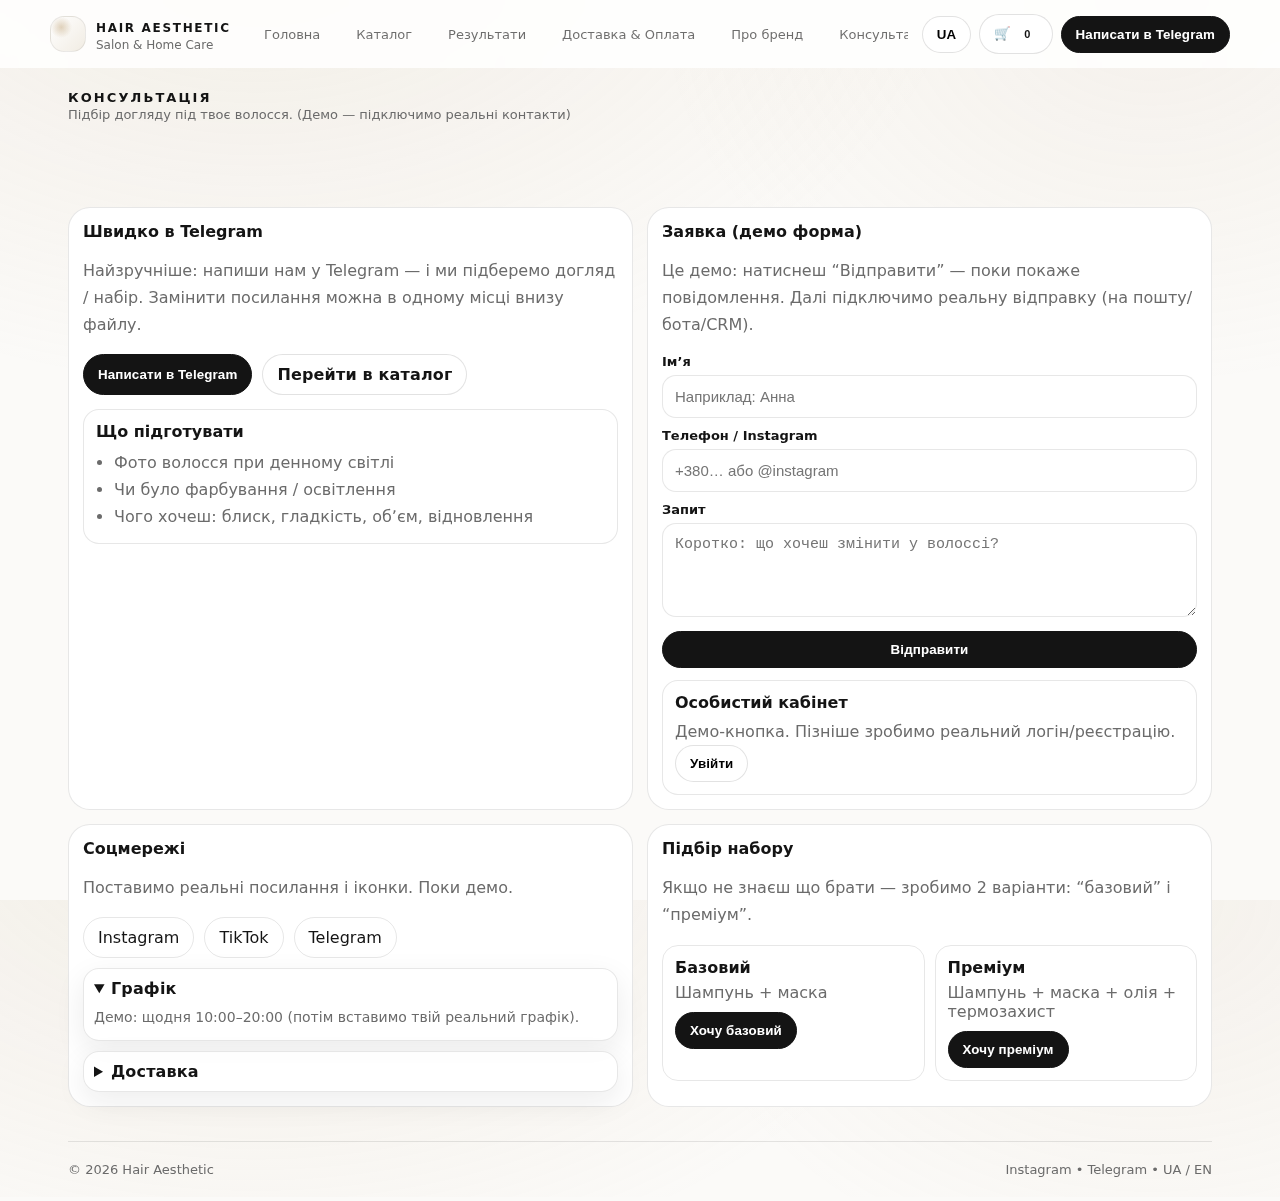
<file: consult.html>
<!doctype html>
<html lang="uk">
<head>
  <meta charset="utf-8" />
  <meta name="viewport" content="width=device-width,initial-scale=1" />
  <title>Консультація — Hair Aesthetic</title>
  <meta name="description" content="Консультація Hair Aesthetic — підбір догляду та підтримка." />
  <meta name="robots" content="index, follow" />
  <link rel="stylesheet" href="assets/style.css">
</head>

<body>

<header>
  <div class="wrap top">
    <div class="brand">
      <div class="logo"></div>
      <div>
        <b>Hair Aesthetic</b>
        <small id="tagline">Salon & Home Care</small>
      </div>
    </div>

    <nav>
      <a href="index.html">Головна</a>
      <a href="catalog.html">Каталог</a>
      <a href="results.html">Результати</a>
      <a href="shipping.html">Доставка & Оплата</a>
      <a href="about.html">Про бренд</a>
      <a href="consult.html">Консультація</a>
    </nav>

    <div class="actions">
      <button class="iconBtn" id="langBtn">UA</button>
      <button class="iconBtn" onclick="openCart()">🛒<span class="badge" id="cartCount">0</span></button>
      <button class="btn black" onclick="openTelegram()" id="consultBtn">Написати в Telegram</button>
    </div>
  </div>
</header>

<main class="wrap">

  <section style="padding-top:22px">
    <div class="sectionHead">
      <div>
        <h2>Консультація</h2>
        <p>Підбір догляду під твоє волосся. (Демо — підключимо реальні контакти)</p>
      </div>
    </div>
  </section>

  <section>
    <div class="consultGrid">

      <div class="consultCard">
        <b>Швидко в Telegram</b>
        <p class="muted">
          Найзручніше: напиши нам у Telegram — і ми підберемо догляд / набір.
          Замінити посилання можна в одному місці внизу файлу.
        </p>

        <div class="btnRow">
          <button class="btn black" onclick="openTelegram()">Написати в Telegram</button>
          <a class="btn" href="catalog.html">Перейти в каталог</a>
        </div>

        <div class="miniNote">
          <b>Що підготувати</b>
          <ul>
            <li>Фото волосся при денному світлі</li>
            <li>Чи було фарбування / освітлення</li>
            <li>Чого хочеш: блиск, гладкість, обʼєм, відновлення</li>
          </ul>
        </div>
      </div>

      <div class="consultCard">
        <b>Заявка (демо форма)</b>
        <p class="muted">
          Це демо: натиснеш “Відправити” — поки покаже повідомлення.
          Далі підключимо реальну відправку (на пошту/бота/CRM).
        </p>

        <form onsubmit="sendDemo(event)">
          <label class="lbl">Імʼя</label>
          <input class="inp" required placeholder="Наприклад: Анна" />

          <label class="lbl">Телефон / Instagram</label>
          <input class="inp" required placeholder="+380… або @instagram" />

          <label class="lbl">Запит</label>
          <textarea class="inp" rows="4" placeholder="Коротко: що хочеш змінити у волоссі?"></textarea>

          <button class="btn black" type="submit" style="width:100%;margin-top:10px">Відправити</button>
        </form>

        <div class="miniNote" style="margin-top:12px">
          <b>Особистий кабінет</b>
          <p class="muted" style="margin:6px 0 0">
            Демо-кнопка. Пізніше зробимо реальний логін/реєстрацію.
          </p>
          <button class="btn" onclick="alert('Поки демо. Далі підключимо акаунт.')">Увійти</button>
        </div>
      </div>

      <div class="consultCard">
        <b>Соцмережі</b>
        <p class="muted">Поставимо реальні посилання і іконки. Поки демо.</p>

        <div class="social">
          <a class="soc" href="#" onclick="alert('Вставимо Instagram посилання')">Instagram</a>
          <a class="soc" href="#" onclick="alert('Вставимо TikTok посилання')">TikTok</a>
          <a class="soc" href="#" onclick="alert('Вставимо Telegram посилання')">Telegram</a>
        </div>

        <details class="d" open>
          <summary>Графік</summary>
          <p class="muted">Демо: щодня 10:00–20:00 (потім вставимо твій реальний графік).</p>
        </details>

        <details class="d">
          <summary>Доставка</summary>
          <p class="muted">
            Умови дивись на сторінці
            <a href="shipping.html" style="text-decoration:underline">Доставка & Оплата</a>.
          </p>
        </details>
      </div>

      <div class="consultCard">
        <b>Підбір набору</b>
        <p class="muted">
          Якщо не знаєш що брати — зробимо 2 варіанти: “базовий” і “преміум”.
        </p>

        <div class="setGrid">
          <div class="set">
            <b>Базовий</b>
            <p>Шампунь + маска</p>
            <button class="btn black" onclick="alert('Демо: сформуємо набір в корзину пізніше')">Хочу базовий</button>
          </div>
          <div class="set">
            <b>Преміум</b>
            <p>Шампунь + маска + олія + термозахист</p>
            <button class="btn black" onclick="alert('Демо: сформуємо набір в корзину пізніше')">Хочу преміум</button>
          </div>
        </div>
      </div>

    </div>
  </section>

  <footer>
    <div style="display:flex;justify-content:space-between;gap:12px;flex-wrap:wrap">
      <div>© <span id="y"></span> Hair Aesthetic</div>
      <div>Instagram • Telegram • UA / EN</div>
    </div>
  </footer>

</main>

<!-- CART (drawer) -->
<div class="drawer" id="drawer">
  <div class="backdrop" onclick="closeCart()"></div>
  <div class="panel">
    <div style="display:flex;justify-content:space-between;align-items:center;gap:10px">
      <b>Cart</b>
      <button class="btn" onclick="closeCart()">Close</button>
    </div>
    <div class="cartList" id="cartList"></div>
    <div style="display:flex;justify-content:space-between;align-items:center;margin-top:auto">
      <span style="color:var(--muted)">Total</span>
      <b>€<span id="cartTotal">0</span></b>
    </div>
    <button class="btn black" onclick="alert('Поки демо. Далі зробимо checkout.')">Checkout</button>
  </div>
</div>

<script src="assets/app.js?v=2"></script>

<style>
  .consultGrid{display:grid;grid-template-columns:repeat(2,1fr);gap:14px}
  @media (max-width: 980px){ .consultGrid{grid-template-columns:1fr} }
  .consultCard{border:1px solid var(--line);border-radius:var(--radius);background:#fff;padding:14px}
  .consultCard b{font-size:16px}
  .muted{color:var(--muted);line-height:1.7}
  .btnRow{display:flex;gap:10px;flex-wrap:wrap;margin-top:12px}

  .miniNote{border:1px solid var(--line);border-radius:16px;padding:12px;margin-top:14px;background:#fff}
  .miniNote ul{margin:8px 0 0;padding-left:18px;color:var(--muted);line-height:1.7}
  .lbl{display:block;margin-top:10px;font-weight:800;font-size:13px}
  .inp{width:100%;border:1px solid var(--line);border-radius:14px;padding:12px;font-size:15px;margin-top:6px;background:#fff;outline:none}
  .inp:focus{border-color:#111}
  .social{display:flex;gap:10px;flex-wrap:wrap;margin-top:12px}
  .soc{border:1px solid var(--line);border-radius:999px;padding:10px 14px}
  .d{border:1px solid var(--line);border-radius:16px;padding:10px;margin-top:10px}
  summary{cursor:pointer;font-weight:800}

  .setGrid{display:grid;grid-template-columns:repeat(2,1fr);gap:10px;margin-top:12px}
  @media (max-width: 980px){ .setGrid{grid-template-columns:1fr} }
  .set{border:1px solid var(--line);border-radius:16px;padding:12px}
  .set p{margin:6px 0 10px;color:var(--muted)}
</style>

<script>
  document.getElementById('y').textContent = new Date().getFullYear();

  // ✅ ВСТАВЬ СЮДА СВОЙ TELEGRAM
  const TELEGRAM_URL = "https://t.me/your_username";

  function openTelegram(){
    window.open(TELEGRAM_URL, "_blank");
  }

  function sendDemo(e){
    e.preventDefault();
    alert("Заявка відправлена (демо). Далі підключимо реальну відправку.");
  }
</script>

</body>
</html>
</file>
<file: assets/style.css>
:root{
  /* Премиум-база (палитру потом точечно дожмём под твою картинку) */
  --bg:#fbfaf8;
  --surface:#ffffff;
  --text:#141414;
  --muted:#6b6b6b;

  --line:rgba(20,20,20,.10);
  --shadow:0 18px 50px rgba(20,20,20,.10);
  --shadow2:0 10px 30px rgba(20,20,20,.08);

  --radius:22px;
  --radius2:16px;

  --accent:#141414;      /* кнопки / текст */
  --accent2:#c9b08a;     /* мягкий “золотой” акцент */
}

*{box-sizing:border-box}
html,body{height:100%}
body{
  margin:0;
  font-family: ui-sans-serif, system-ui, -apple-system, Segoe UI, Roboto, Arial;
  background: radial-gradient(1200px 800px at 20% -10%, rgba(201,176,138,.18), transparent 60%),
              radial-gradient(900px 700px at 90% 0%, rgba(201,176,138,.12), transparent 55%),
              var(--bg);
  color:var(--text);
  -webkit-font-smoothing:antialiased;
  text-rendering:optimizeLegibility;
}

a{color:inherit;text-decoration:none}
.wrap{max-width:1180px;margin:0 auto;padding:0 18px}

/* HEADER */
header{
  position:sticky; top:0; z-index:50;
  background:rgba(255,255,255,.86);
  backdrop-filter:saturate(160%) blur(14px);
  border-bottom:0;
}
.top{
  display:flex; align-items:center; justify-content:space-between;
  gap:14px; padding:14px 0;
}
.brand{display:flex;align-items:center;gap:10px;min-width:190px}
.logo{
  width:36px;height:36px;border-radius:14px;
  background:
    radial-gradient(18px 18px at 30% 30%, rgba(201,176,138,.55), transparent 60%),
    linear-gradient(135deg, #fff, #f1ece3);
  border:1px solid rgba(20,20,20,.08);
}
.brand b{letter-spacing:.14em;text-transform:uppercase;font-size:12px}
.brand small{display:block;color:var(--muted);margin-top:2px;font-size:12px}

/* NAV — мобила не ломает: горизонтальный скролл */
nav{
  display:flex; gap:16px; align-items:center;
  flex-wrap:nowrap;
  overflow:auto;
  -webkit-overflow-scrolling:touch;
  scrollbar-width:none;
  max-width:55vw;
  padding:2px 0;
}
nav::-webkit-scrollbar{display:none}
nav a{
  white-space:nowrap;
  font-size:13px;
  color:rgba(20,20,20,.62);
  padding:10px 10px;
  border-radius:999px;
  transition:all .2s ease;
}
nav a:hover{
  color:var(--text);
  background:rgba(20,20,20,.04);
}

.actions{display:flex;align-items:center;gap:8px;flex:0 0 auto}

/* BUTTONS */
.btn, .iconBtn{
  border:1px solid rgba(20,20,20,.12);
  background:rgba(255,255,255,.70);
  border-radius:999px;
  padding:10px 14px;
  cursor:pointer;
  font-weight:750;
  letter-spacing:.01em;
  transition:transform .12s ease, background .2s ease, border-color .2s ease;
}
.btn:hover,.iconBtn:hover{background:#fff;border-color:rgba(20,20,20,.18)}
.btn:active,.iconBtn:active{transform:translateY(1px)}
.btn.black{
  background:var(--accent);
  color:#fff;
  border-color:var(--accent);
}
.btn.black:hover{background:#0f0f0f}

.badge{
  display:inline-flex;align-items:center;justify-content:center;
  min-width:18px;height:18px;border-radius:999px;
  background:#fff;color:#111;font-size:11px;
  margin-left:6px;padding:0 6px;
  border:1px solid rgba(255,255,255,.45);
}

/* HERO */
.heroFull{
  width:100vw;
  margin-left:calc(50% - 50vw);
  margin-right:calc(50% - 50vw);
}
.heroMedia{
  position:relative;
  height:62vh;
  min-height:460px;
  max-height:760px;
  overflow:hidden;
  background:#111;
}
.heroMedia img,
.heroMedia video,
.heroMedia iframe{
  position:absolute; inset:0; width:100%; height:100%;
  object-fit:cover;
}
.heroOverlay{
  position:absolute; inset:0;
  display:flex; align-items:flex-end;
  background:linear-gradient(180deg, rgba(0,0,0,.10) 0%, rgba(0,0,0,.74) 88%);
  color:#fff;
}
.heroInner{
  max-width:1180px; margin:0 auto; width:100%;
  padding:44px 18px;
}
.heroInner h1{
  margin:0 0 12px;
  font-size:48px; line-height:1.02;
  letter-spacing:-.02em;
}
.heroInner p{
  margin:0 0 18px;
  max-width:720px;
  opacity:.92;
  font-size:15px;
  line-height:1.7;
}
.heroRow{display:flex;gap:10px;flex-wrap:wrap}
.heroRow .btn{border-color:rgba(255,255,255,.24);background:rgba(0,0,0,.10);color:#fff}
.heroRow .btn.black{background:#fff;color:#111;border-color:#fff}

/* SECTIONS */
section{padding:34px 0}
.sectionHead{
  display:flex;justify-content:space-between;align-items:flex-end;
  gap:12px;margin-bottom:14px
}
.sectionHead h2{
  margin:0;
  font-size:13px;
  letter-spacing:.16em;
  text-transform:uppercase;
}
.sectionHead p{margin:0;color:var(--muted);font-size:13px;line-height:1.5}

/* GRID */
.grid{display:grid;grid-template-columns:repeat(4,1fr);gap:16px}
@media (max-width: 980px){ .grid{grid-template-columns:repeat(2,1fr)} nav{max-width:48vw} }
@media (max-width: 640px){
  .grid{grid-template-columns:1fr}
  nav{max-width:100%; order:3}
  .top{flex-wrap:wrap}
  .brand{min-width:auto}
  .heroInner h1{font-size:34px}
  .heroInner p{font-size:14px}
}

/* CARD — убираем “плеймаркет”, делаем премиум */
.card{
  border:0;
  border-radius:var(--radius);
  overflow:hidden;
  background:rgba(255,255,255,.82);
  box-shadow:var(--shadow2);
  transition:transform .18s ease, box-shadow .25s ease;
}
.card:hover{transform:translateY(-2px); box-shadow:var(--shadow)}
.cardImg{
  width:100%;
  height:220px;
  object-fit:cover;
  display:block;
  filter:saturate(1.02) contrast(1.02);
}
.body{padding:14px 14px 16px}
.row{display:flex;justify-content:space-between;gap:10px;align-items:flex-start}
.row b{font-size:15px;letter-spacing:.01em}
.price{color:rgba(20,20,20,.55);font-weight:700}

/* DETAILS — тоже “дорого”, без грубых рамок */
details{
  border:0;
  border-radius:var(--radius);
  padding:14px;
  background:rgba(255,255,255,.80);
  box-shadow:var(--shadow2);
}
summary{cursor:pointer;font-weight:850;letter-spacing:.01em}
details p{margin:8px 0 0;color:var(--muted);line-height:1.65;font-size:14px}

/* FOOTER */
footer{border-top:1px solid var(--line);padding:20px 0;color:var(--muted);font-size:13px}

/* CART drawer */
.drawer{position:fixed;inset:0;display:none;z-index:60}
.drawer.on{display:block}
.backdrop{position:absolute;inset:0;background:rgba(0,0,0,.35)}
.panel{
  position:absolute;top:0;right:0;height:100%;
  width:min(420px,92vw);
  background:rgba(255,255,255,.92);
  backdrop-filter: blur(14px);
  border-left:1px solid var(--line);
  padding:14px;
  display:flex;flex-direction:column;gap:10px
}
.cartList{display:flex;flex-direction:column;gap:10px;overflow:auto}
.cartItem{
  border:0;
  border-radius:18px;
  padding:12px;
  background:rgba(255,255,255,.85);
  box-shadow:var(--shadow2);
  display:flex;justify-content:space-between;gap:10px
}
/* MOBILE: header without line + hero under header */
@media (max-width: 640px){
  header{
    background:rgba(255,255,255,.78);
    border-bottom:0 !important;
  }

  /* hero goes under header for that "Chanel" feel */
  .heroMedia{
    margin-top:-64px; /* подними hero под шапку */
    height:92vh;
    min-height:560px;
  }

  .heroInner{
    padding-bottom:34px;
  }
}
/* MOBILE: hide top nav, use burger drawer */
@media (max-width: 640px){
  header nav{ display:none !important; }

  /* menu drawer panel look */
  #menuDrawer .panel{
    width:min(360px,92vw);
    padding:18px;
    border-left:0;
  }
  #menuDrawer .btn{
    width:100%;
    text-align:left;
    border-radius:999px;
  }
}
/* === MOBILE MENU DRAWER (Adorn style) === */
.menuDrawer{
  position:fixed;
  inset:0;
  z-index:9999;
  display:none;
}
.menuDrawer.on{ display:block; }

.menuBackdrop{
  position:absolute;
  inset:0;
  background:rgba(0,0,0,.35);
}

.menuPanel{
  position:absolute;
  top:0; left:0;
  height:100%;
  width:min(86vw, 360px);
  background:rgba(255,255,255,.96);
  backdrop-filter: blur(10px);
  padding:18px 16px;
  overflow:auto;
  transform:translateX(-12px);
  animation:menuIn .18s ease forwards;
}

@keyframes menuIn{
  to{ transform:translateX(0); }
}

.menuTop{ display:flex; justify-content:flex-end; margin-bottom:10px; }
.menuClose{
  border:none;
  background:transparent;
  font-size:28px;
  line-height:1;
  cursor:pointer;
  color:var(--text);
}

.menuGroup{ display:flex; flex-direction:column; gap:10px; padding:10px 0; }
.menuLink{
  font-size:14px;
  letter-spacing:.14em;
  text-transform:uppercase;
  color:var(--text);
  padding:10px 4px;
}
.menuDivider{
  height:1px;
  background:rgba(67,40,28,.10);
  margin:8px 0;
}

/* скрываем верхнее меню на мобиле — всё в бургер */
@media (max-width: 860px){
  header nav{ display:none !important; }
}
/* === MOBILE MENU DRAWER (Adorn style) === */
.menuDrawer{
  position:fixed;
  inset:0;
  z-index:9999;
  display:none;
}
.menuDrawer.on{ display:block; }

.menuBackdrop{
  position:absolute;
  inset:0;
  background:rgba(0,0,0,.35);
}

.menuPanel{
  position:absolute;
  top:0; left:0;
  height:100%;
  width:min(86vw, 360px);
  background:rgba(255,255,255,.96);
  backdrop-filter: blur(10px);
  padding:18px 16px;
  overflow:auto;
  transform:translateX(-12px);
  animation:menuIn .18s ease forwards;
}

@keyframes menuIn{
  to{ transform:translateX(0); }
}

.menuTop{ display:flex; justify-content:flex-end; margin-bottom:10px; }
.menuClose{
  border:none;
  background:transparent;
  font-size:28px;
  line-height:1;
  cursor:pointer;
  color:var(--text);
}

.menuGroup{ display:flex; flex-direction:column; gap:10px; padding:10px 0; }
.menuLink{
  font-size:14px;
  letter-spacing:.14em;
  text-transform:uppercase;
  color:var(--text);
  padding:10px 4px;
}
.menuDivider{
  height:1px;
  background:rgba(67,40,28,.10);
  margin:8px 0;
}

/* скрываем верхнее меню на мобиле — всё в бургер */
@media (max-width: 860px){
  header nav{ display:none !important; }
}
</file>
